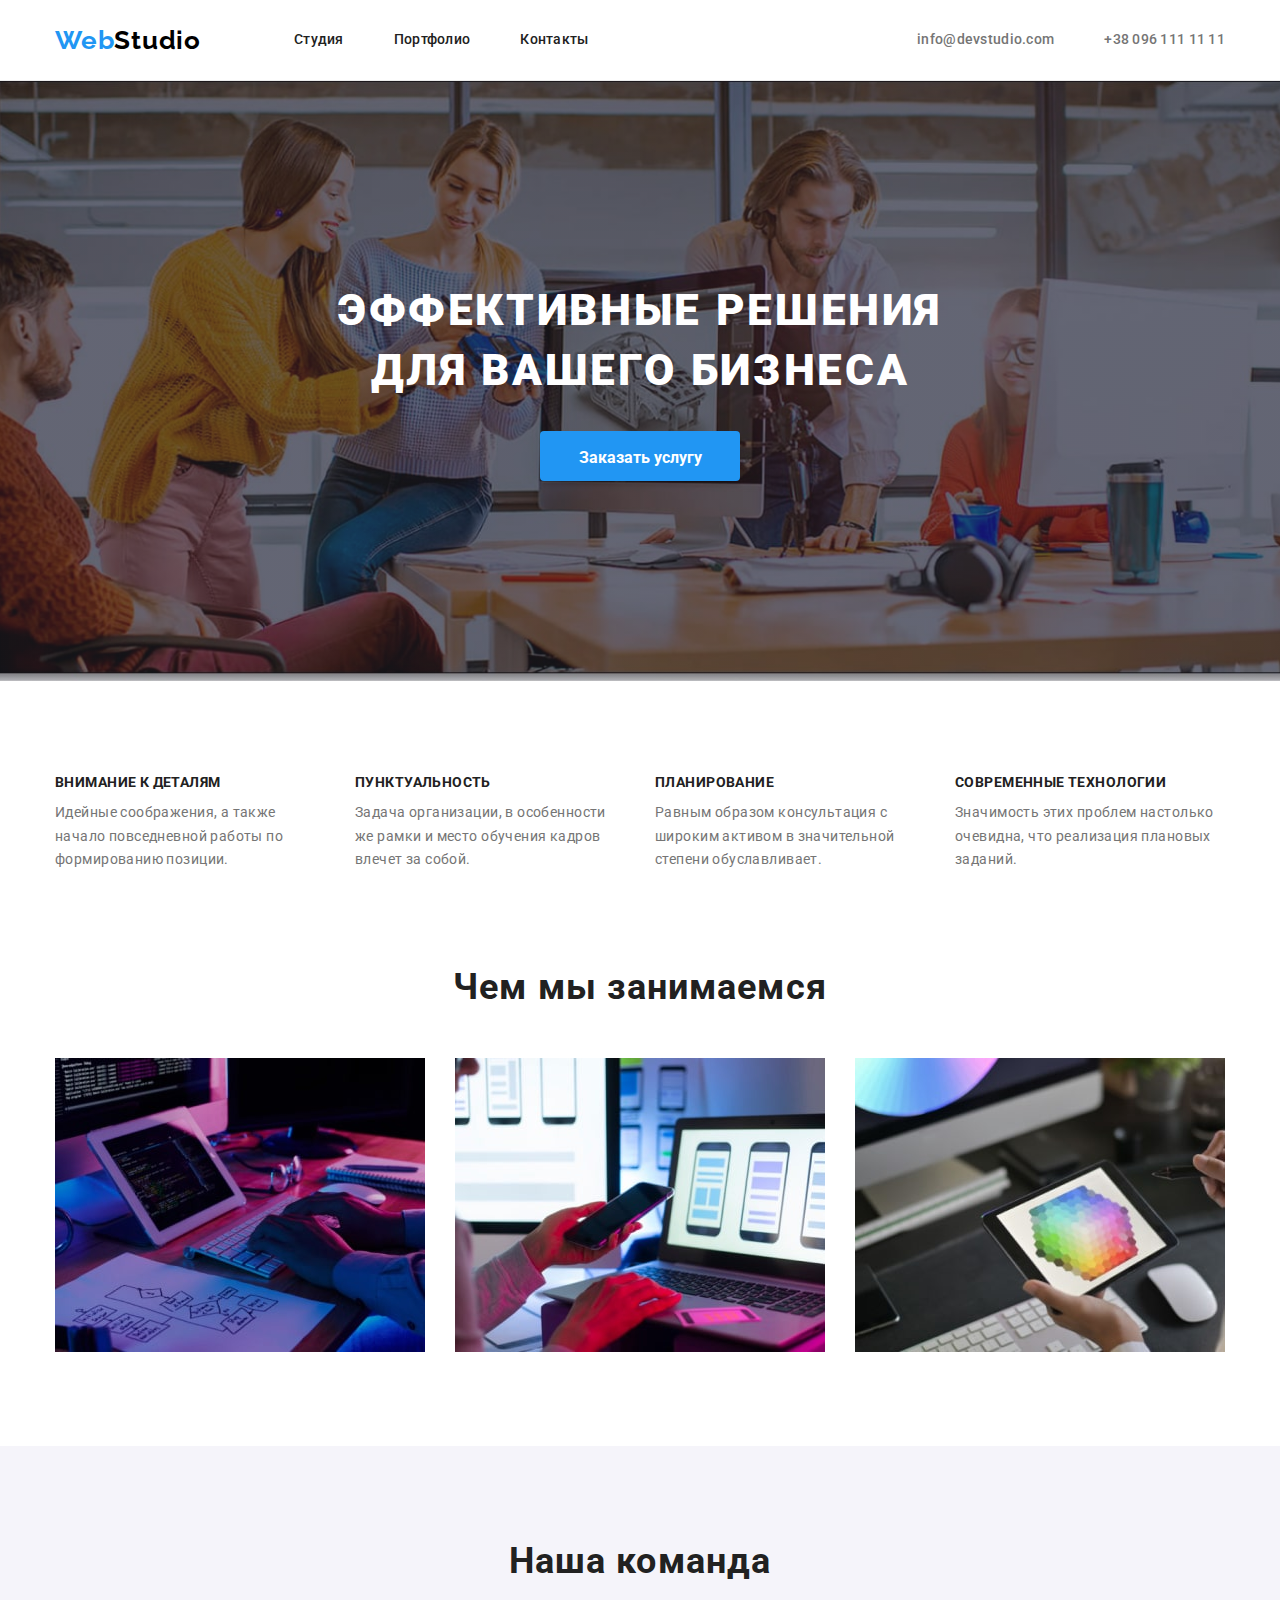
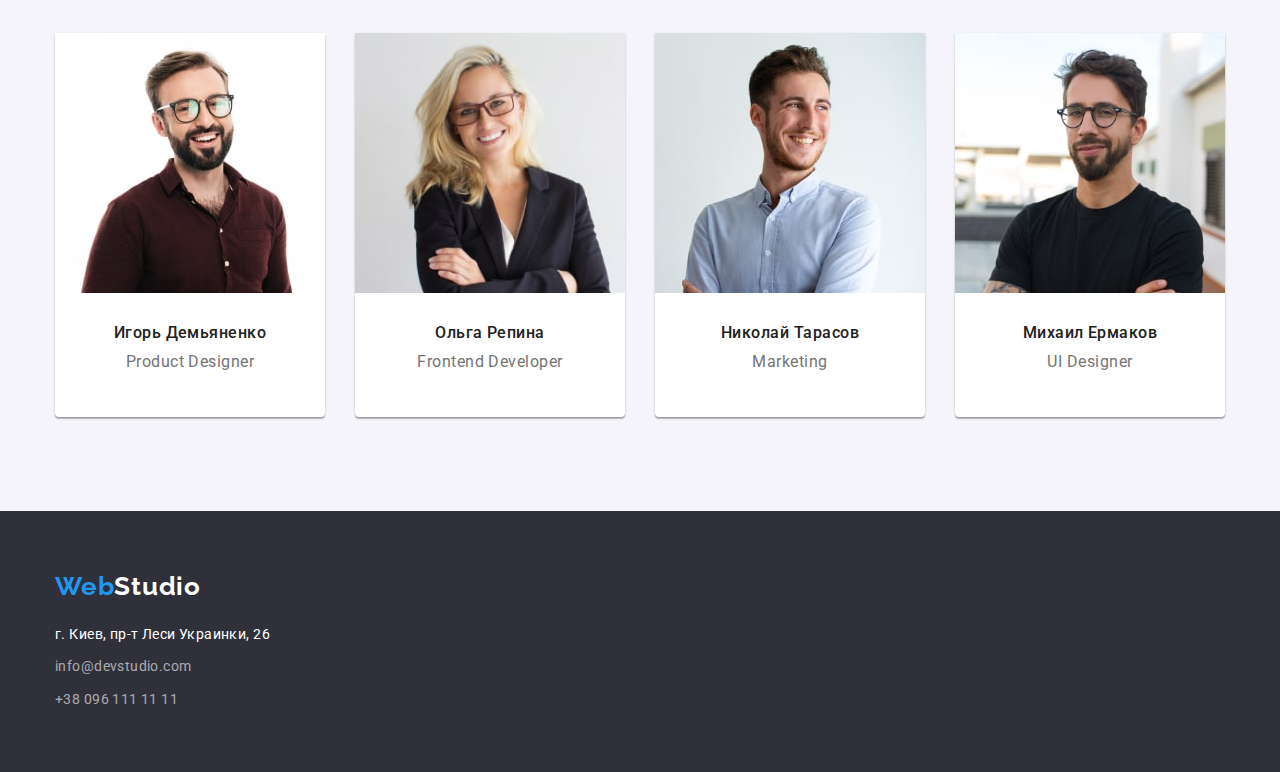
<file: index.html>
<!DOCTYPE html>
<html lang="ru">
<head>
    <meta charset="UTF-8">
    <meta http-equiv="X-UA-Compatible" content="IE=edge">
    <meta name="viewport" content="width=device-width, initial-scale=1.0">
    <title>Document</title>
    <link href="https://fonts.googleapis.com/css2?family=Raleway:wght@700&family=Roboto:wght@400;500;700;900&display=swap"
        rel="stylesheet">
        <link rel="stylesheet" href="https://cdnjs.cloudflare.com/ajax/libs/modern-normalize/1.1.0/modern-normalize.min.css"> 
    <link rel="stylesheet" href="./css/styles.css">
</head>
<body>

    <!--Шапка-->

    <header class="header">
<div class="container header-container" >
<nav class="header-navigation">
    <a class="link header-logo" lang="en" href=""> <span class="first-header-logo">Web</span>Studio</a>

<ul class="list header-menu">
    <li class="header-item"><a class="link header-link" href="">Студия</a></li>
    <li class="header-item"><a class="link header-link" href="portfolio.html" >Портфолио</a> </li>
    <li class="header-item"><a class="link header-link" href="">Контакты</a></li>
</ul>

</nav>

<ul class="list header-contact-list">
    <li class="header-contact-list-item"><a class="link header-contacts-link" href="mailto:info@devstudio.com">info@devstudio.com</a></li>
    <li class="header-contact-list-item"><a class="link header-contacts-link " href="tel:+38-096-111-11-11">+38 096 111 11 11</a></li>
</ul>
</div>

    </header>

    <!--Главный контент-->

    <main>
<section class="main-section">
    <div class="container">
    <h1 class="main-section-title">Эффективные решения для вашего бизнеса</h1>
    <button class="main-btn" type="button">Заказать услугу</button>
</div>
</section>

<!-- Наши особенности -->

<section class="features">
<div class="container">
    <h2 class="visually-hidden">особенности</h2>

    <ul class="list features-list">
        <li class="features-list-item">
            <h3 class="features-title">Внимание к деталям</h3>
            <p class="features-text"> Идейные соображения, а также начало повседневной работы по формированию позиции.</p>
        </li>

        <li class="features-list-item">
            <h3 class="features-title">Пунктуальность</h3>
            <p class="features-text">Задача организации, в особенности же рамки и место обучения кадров влечет за собой.</p>
        </li>

        <li class="features-list-item">
           <h3 class="features-title">Планирование</h3>
           <p class="features-text">Равным образом консультация с широким активом в значительной степени обуславливает.</p>
        </li>

        <li class="features-list-item">
            <h3 class="features-title">Современные технологии</h3>
            <p class="features-text">Значимость этих проблем настолько очевидна, что реализация плановых заданий.</p>
        </li>
    </ul>
</div>
</section>

<!--Чем мы занимаемся-->

<section class="activity">
    <div class="container">

    <h2 class="activity-title">Чем мы занимаемся</h2>

    <ul class="list activity-list">

        <li class="activity-list-item"><img src="./images/box1-min.jpg" alt="Код" width="370" height="294"></li>
    

        <li class="activity-list-item"><img src="./images/box2-min.jpg" alt="Анимация" width="370" height="294"></li>
        

        <li class="activity-list-item"><img src="./images/box3-min.jpg" alt="Дизайн" width="370" height="294"></li>
            
    </ul>
</div>
</section>

<!--Наша команда-->

<section class="team">
    <div class="container">
    <h2 class="team-title">Наша команда</h2>

    <ul class="list team-list">
         <li class="team-list-item
"><img src="./images/img1-min.jpg" alt="Игорь Демьяненко" width="270" height="260">
<div class="team-list-btn">      
<h3 class="second-team-title">Игорь Демьяненко</h3>
        <p class="team-text">Product Designer</p> </div>
    </li>
         
        <li class="team-list-item"><img src="./images/img2-min.jpg" alt="Ольга Репина" width="270" height="260">
        <div class="team-list-btn">
            <h3  class="second-team-title">Ольга Репина</h3>
        <p class="team-text">Frontend Developer</p> </div>
    </li>

         <li class="team-list-item
"><img src="./images/img3-min.jpg" alt="Николай Тарасов" width="270" height="260">
    <div class="team-list-btn">
<h3  class="second-team-title">Николай Тарасов</h3>
        <p class="team-text">Marketing</p> </div>
    </li>

         <li class="team-list-item
"><img src="./images/img4-min.jpg" alt="Михаил Ермаков" width="270" height="260">
<div class="team-list-btn">        
<h3  class="second-team-title">Михаил Ермаков</h3>
        <p class="team-text">UI Designer</p> </div>
    </li>
    </ul>
    </div>
</section>

    </main>

    <!--Подвал-->

    <footer class="footer">
    <div class="container">
        <a class="link footer-logo" href=""><span class="first-footer-logo">Web</span>Studio</a>
    
        <address class="footer-address">г. Киев, пр-т Леси Украинки, 26</address>
    
        <ul class="list">
            <li class="contacts-link-item"><a class="link footer-contacts-link" href="mailto:info@devstudio.com">info@devstudio.com</a></li>
            <li class="contacts-link-item"><a class="link footer-contacts-link" href="tel:+38-096-111-11-11">+38 096 111 11 11</a></li>
        </ul>
    </div>
    </footer>
</body>
</html>
</file>
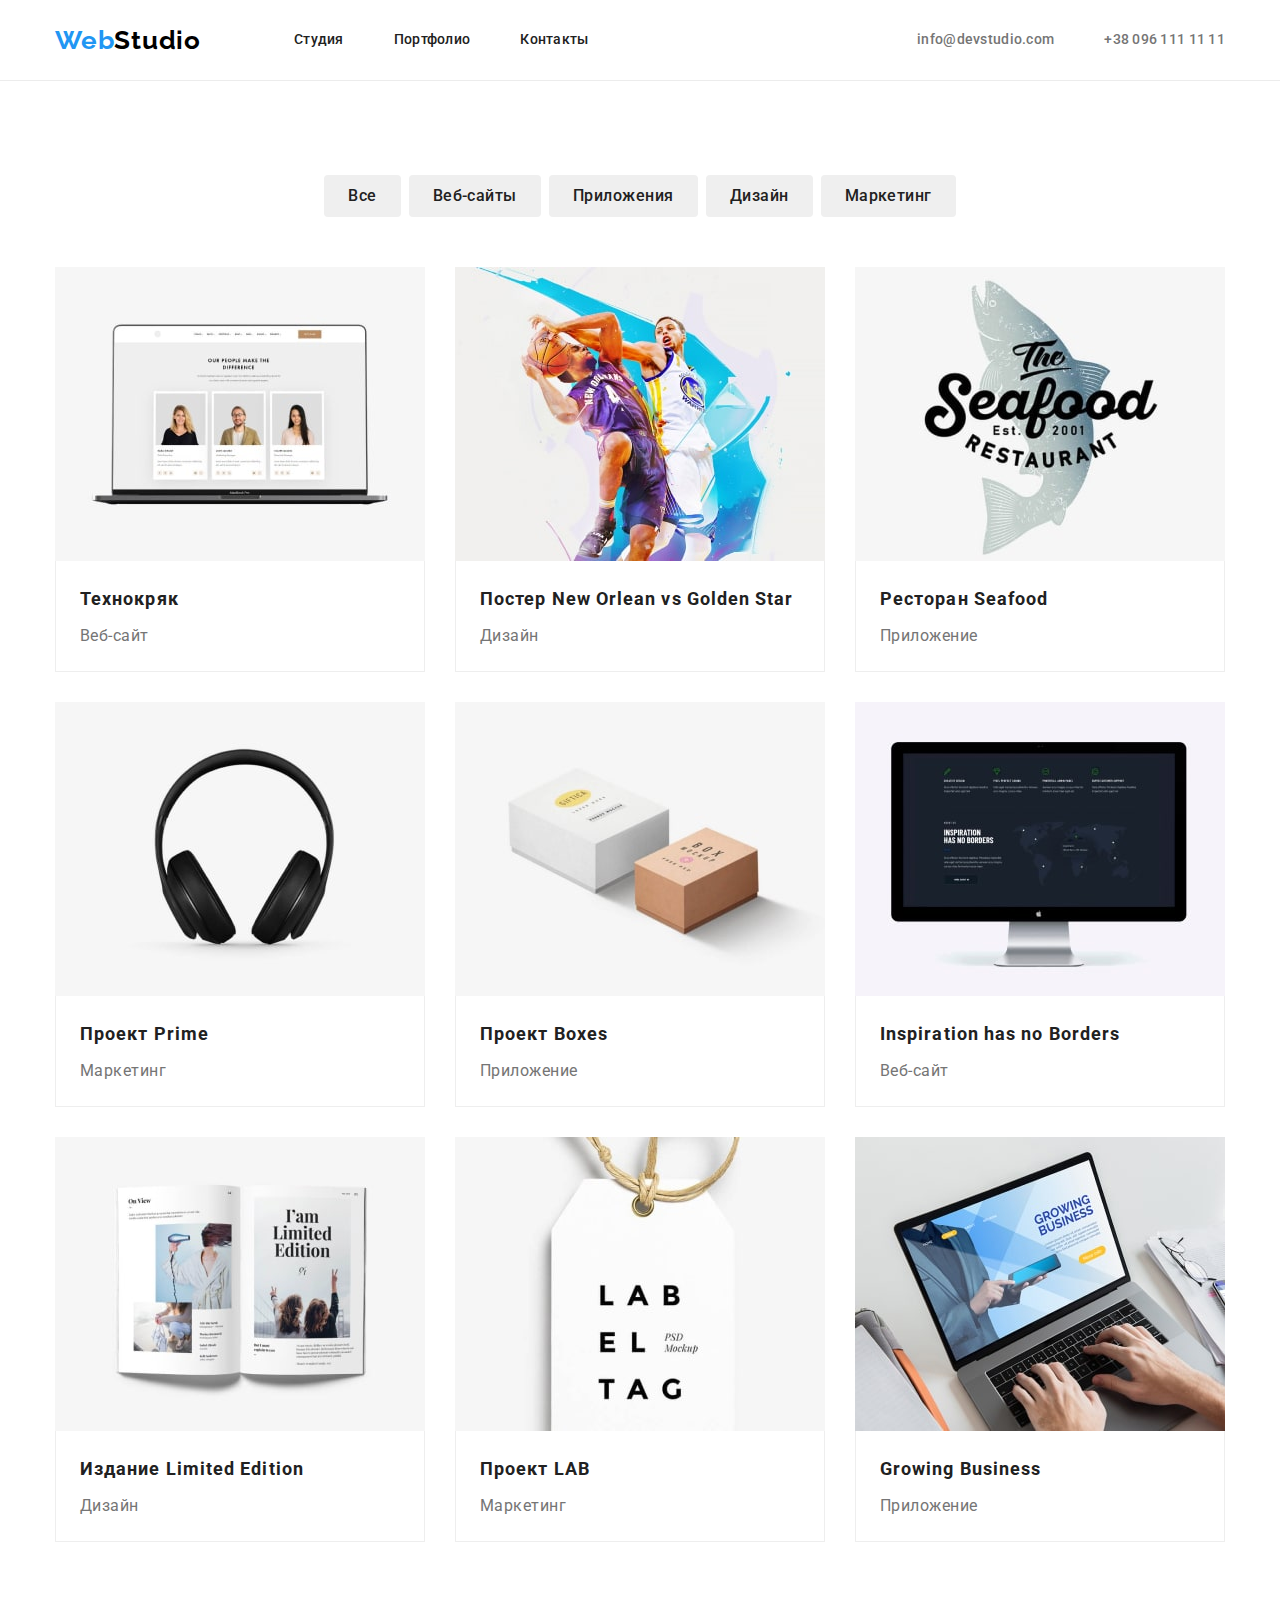
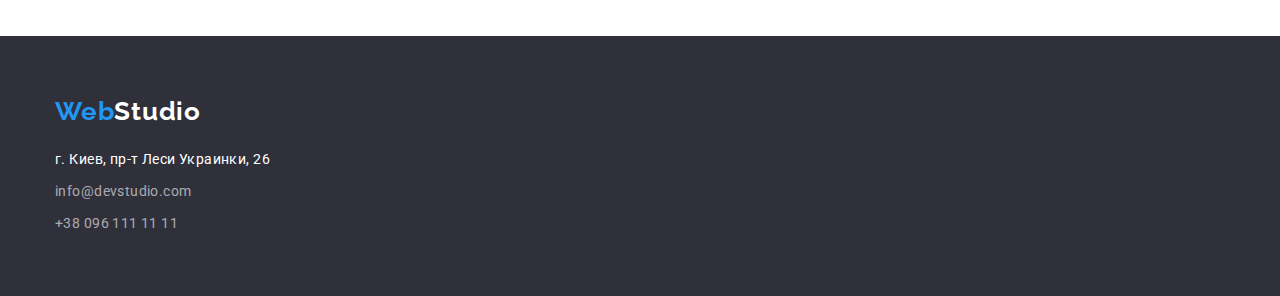
<file: portfolio.html>
<!DOCTYPE html>
<html lang="ru">
<head>
    <meta charset="UTF-8">
    <meta http-equiv="X-UA-Compatible" content="IE=edge">
    <meta name="viewport" content="width=device-width, initial-scale=1.0">
    <title>Document</title>
    <link href="https://fonts.googleapis.com/css2?family=Raleway:wght@700&family=Roboto:wght@400;500;700;900&display=swap"
        rel="stylesheet">
        <link rel="stylesheet" href="https://cdnjs.cloudflare.com/ajax/libs/modern-normalize/1.1.0/modern-normalize.min.css">
    <link rel="stylesheet" href="./css/styles.css">
</head>
<body>

    <!--Шапка-->

    <header class="header">
<div class="container header-container">
        <nav class="header-navigation">
            <a class="link header-logo" lang="en" href=""><span class="first-header-logo">Web</span>Studio</a>
        
            <ul class="list header-menu">
                <li class="header-item"><a class="link header-link" href="index.html" >Студия</a></li>
                <li class="header-item"><a class="link header-link" href="">Портфолио</a></li>
                <li class="header-item"><a class="link header-link" href="">Контакты</a></li>
            </ul>
        
        </nav>
        
        <ul class="list header-contact-list">
            <li class="header-contact-list-item"><a class="link header-contacts-link" href="mailto:info@devstudio.com">info@devstudio.com</a></li>
            <li class="header-contact-list-item"><a class="link header-contacts-link" href="tel:+38-096-111-11-11">+38 096 111 11 11</a></li>
        </ul>
</div>
    </header>
    
    <!--Hero-->

    <main>
        
        <section class="hero">
            <div class="container">
            <h1 class="visually-hidden"> Проекты</h1>

           <ul class="list hero-list">
               <li class="hero-link">
                   <button class="hero-btn" type="button">Все</button>
               </li>
               <li class="hero-link">
                <button class="hero-btn" type="button">Веб-сайты</button>
               </li>
               <li class="hero-link">
                <button class="hero-btn" type="button">Приложения</button>
               </li>
               <li class="hero-link">
                <button class="hero-btn" type="button">Дизайн</button>
               </li>
               <li class="hero-link">
                <button class="hero-btn" type="button">Маркетинг</button>
               </li>
           </ul>

            <ul class="list list-img">
                <li class="list-img-item"><img src="./images/img-pf1.jpg" alt="фото сотрудников на экране" width="370" height="294">
                    <div class="list-img-btn">
                    <h2 class="hero-title">Технокряк</h2>
                <p class="hero-text">Веб-сайт</p> </div>
             </li> 
                
                <li class="list-img-item"><img src="./images/img-pf2.jpg" alt="баскетболисты" width="370" height="294">
                <div class="list-img-btn">
                    <h2 class="hero-title">Постер New Orlean vs Golden Star</h2>
                <p class="hero-text">Дизайн</p> </div>
              </li>
                
                <li class="list-img-item"><img src="./images/img-pf3.jpg" alt="логотип ресторана" width="370" height="294">    
                    <div class="list-img-btn">
                    <h2 class="hero-title">Ресторан Seafood</h2>
                <p class="hero-text">Приложение</p> </div>
              </li> 
                
                <li class="list-img-item"><img src="./images/img-pf4.jpg" alt="наушники" width="370" height="294">
                <div class="list-img-btn">
                    <h2 class="hero-title">Проект Prime</h2>
                <p class="hero-text">Маркетинг</p> </div>
         </li> 
                
                <li class="list-img-item"><img src="./images/img-pf5.jpg" alt="коробки" width="370" height="294">
                <div class="list-img-btn">
                    <h2 class="hero-title">Проект Boxes</h2>
                <p class="hero-text">Приложение</p> </div>
            </li> 
                
                <li class="list-img-item"><img src="./images/img-pf6.jpg" alt="экран" width="370" height="294">
                <div class="list-img-btn">
                    <h2 class="hero-title">Inspiration has no Borders</h2>
                <p class="hero-text">Веб-сайт</p> </div>
             </li> 
                
                <li class="list-img-item"><img src="./images/img-pf7.jpg" alt="книга" width="370" height="294">
                <div class="list-img-btn">
                    <h2 class="hero-title">Издание Limited Edition</h2>
                <p class="hero-text">Дизайн</p> </div>
            </li> 
                
                <li class="list-img-item"><img src="./images/img-pf8.jpg" alt="этикетка" width="370" height="294">
                <div class="list-img-btn">
                    <h2 class="hero-title">Проект LAB</h2>
                <p class="hero-text">Маркетинг</p> </div>
            </li> 
                
                <li class="list-img-item"><img src="./images/img-pf9.jpg" alt="ноутбук" width="370" height="294">
                <div class="list-img-btn">
                    <h2 class="hero-title">Growing Business</h2>
                <p class="hero-text">Приложение</p> </div>
            </li> 
            </ul>
            </div>
        </section>
    </main>

    <!--Подвал-->

    <footer class="footer">
<div class="container">
        <a class="link footer-logo" href=""><span class="first-footer-logo">Web</span>Studio</a>
        
        <address class="footer-address">г. Киев, пр-т Леси Украинки, 26</address>
        
        <ul class="list">
            <li class="contacts-link-item"><a class="link footer-contacts-link" href="mailto:info@devstudio.com">info@devstudio.com</a></li>
            <li class="contacts-link-item"><a class="link footer-contacts-link" href="tel:+38-096-111-11-11">+38 096 111 11 11</a></li>
        </ul>
</div>
    </footer>
    
</body>
</html>
</file>
<file: css/styles.css>
:root {
  --main-title-color: #212121;
  --second-title-color: #ffffff;
  --main-text-color: #757575;
  --header-nav-text-color: #212121;
  --header-address-color: #757575;
  --first-logo-text-color: #2196f3;
  --second-logo-text-color: #000000;
  --third-logo-text-color: #ffffff;
  --footer-text-color: #ffffff;
  --first-button-color: #ffffff;
  --second-button-color: #212121;
  --accent-color: #2196f3;
  --second-accent-color: #188ce8;
}

p,
h1,
h2,
h3,
h4,
h5,
h6 {
  margin: 0;
}

ul {
  margin: 0;
  padding: 0;
}

.container {
  width: 1200px;
  padding-left: 15px;
  padding-right: 15px;
  margin: 0 auto;
}

/* button{
  cursor: pointer;
} */

body {
  font-family: "Roboto", sans-serif;
  color: #212121;
  background-color: #ffffff;
}

.list {
  list-style: none;
}

.link {
  text-decoration: none;
}

.visually-hidden {
  position: absolute;
  white-space: nowrap;
  width: 1px;
  height: 1px;
  overflow: hidden;
  border: 0;
  padding: 0;
  clip: rect(0 0 0 0);
  clip-path: inset(50%);
  margin: -1px;
}

img {
  display: block;
  min-width: 100%;
  height: auto;
}

/* -----------------HEADER--------------- */

.header {
  border-bottom-width: 1px;
  border-bottom-style: solid;
  border-bottom-color: #ececec;
}

.header-logo {
  font-family: Raleway;
  font-weight: 700;
  font-size: 26px;
  line-height: 1.19;
  letter-spacing: 0.03em;
  color: var(--second-logo-text-color);

  margin-right: 93px;

  outline: none;
}

.header-logo:hover,
.header-logo:focus {
  color: var(--accent-color);
}

.first-header-logo {
  font-family: Raleway;
  font-weight: 700;
  font-size: 26px;
  line-height: 1.19;
  letter-spacing: 0.03em;
  color: var(--first-logo-text-color);
}

.header-link {
  font-weight: 500;
  font-size: 14px;
  line-height: 1.14;
  letter-spacing: 0.02em;
  color: var(--header-nav-text-color);
  padding-top: 32px;
  padding-bottom: 32px;
  display: block;

  outline: none;
}

.header-item:not(:last-child) {
  margin-right: 50px;
}

.header-link:hover,
.header-link:focus {
  color: var(--accent-color);
}

.header-contacts-link {
  font-weight: 500;
  font-size: 14px;
  line-height: 1.14;
  letter-spacing: 0.02em;
  color: var(--header-address-color);

  display: flex;
  align-items: center;

  outline: none;
}

.header-contact-list-item:not(:last-child) {
  margin-right: 50px;
}

.header-contacts-link {
  color: #757575;
}

.contact-icon {
  margin-right: 10px;
  fill: currentColor;
}

.header-contacts-link:hover,
.header-contacts-link:focus {
  color: var(--accent-color);
}

.header-contact-list-item {
  display: flex;
  align-items: center;
}

.header-menu {
  display: flex;
}

.header-navigation {
  display: flex;
  align-items: center;
}

.header-contact-list {
  display: flex;
  margin-left: auto;
}

.header-container {
  display: flex;
  align-items: center;
}
/* -----------------HERO PORTFOLIO--------------- */
.hero {
  padding-top: 94px;
  padding-bottom: 94px;
}

.hero-btn {
  font-family: inherit;
  font-weight: 500;
  font-size: 16px;
  line-height: 1.62;
  text-align: center;
  letter-spacing: 0.03em;
  color: var(--second-button-color);
  cursor: pointer;

  border-radius: 4px;
  border-color: transparent;

  padding: 6px 22px;

  outline: none;
}
.hero-btn:hover,
.hero-btn:focus {
  background-color: var(--accent-color);
  color: var(--first-button-color);
  box-shadow: 0px 3px 1px rgba(0, 0, 0, 0.1), 0px 1px 2px rgba(0, 0, 0, 0.08),
    0px 2px 2px rgba(0, 0, 0, 0.12);
}

.hero-title {
  font-weight: 700;
  font-size: 18px;
  line-height: 2;
  letter-spacing: 0.06em;
  color: var(--main-title-color);
  margin-bottom: 4px;
}

.hero-text {
  font-weight: 400;
  font-size: 16px;
  line-height: 1.87;
  letter-spacing: 0.03em;
  color: var(--main-text-color);
}

.hero-list {
  display: flex;
  justify-content: center;
  margin-bottom: 50px;
}

.hero-link:not(:last-child) {
  margin-right: 8px;
}

.list-img {
  display: flex;
  flex-wrap: wrap;
  margin-left: -30px;
  margin-bottom: -30px;
}

.list-img-item {
  flex-basis: calc(100% / 9 - 30px);
  margin-left: 30px;
  margin-bottom: 30px;
}
.list-img-item:hover,
.list-img-item:focus {
  box-shadow: 0px 1px 1px rgba(0, 0, 0, 0.12), 0px 4px 4px rgba(0, 0, 0, 0.06),
    1px 4px 6px rgba(0, 0, 0, 0.16);
  cursor: pointer;
}

.list-img-btn {
  padding-top: 20px;
  padding-bottom: 20px;
  padding-left: 24px;

  border-bottom-width: 1px;
  border-bottom-style: solid;
  border-bottom-color: #eeeeee;
  border-left-width: 1px;
  border-left-style: solid;
  border-left-color: #eeeeee;
  border-right-width: 1px;
  border-right-style: solid;
  border-right-color: #eeeeee;
}

/* -----------HERO FIRST PAGE------------ */

.main-section {
  background-image: linear-gradient(
      rgba(47, 48, 58, 0.4),
      rgba(47, 48, 58, 0.4)
    ),
    url(../images/img17.jpg);
  background-repeat: no-repeat;
  background-position: center;
  background-size: cover;
  padding-top: 200px;
  padding-bottom: 200px;
  text-align: center;
}

.main-btn {
  font-weight: 700;
  font-size: 16px;
  line-height: 1.87;

  width: 200px;
  height: 50px;
  background-color: var(--accent-color);
  color: var(--first-button-color);

  padding: 10px 32px;

  box-shadow: 0px 4px 4px rgba(0, 0, 0, 0.15);
  border-radius: 4px;
  border-color: transparent;

  outline: none;
}

.main-btn:hover,
.main-btn:focus {
  background-color: var(--second-accent-color);
}

.main-section-title {
  font-weight: 900;
  font-size: 44px;
  line-height: 1.36;
  letter-spacing: 0.06em;
  text-transform: uppercase;
  text-align: center;
  color: var(--second-title-color);
  margin-bottom: 30px;
  width: 696px;
  margin-left: auto;
  margin-right: auto;
}
/* ---Наши особенности--- */

.features {
  padding-top: 94px;
  padding-bottom: 94px;
}

.features-list {
  display: flex;
}

.features-list-icons {
  display: flex;
}

.features-link {
  width: 100%;
  height: 100%;
  display: flex;
  justify-content: center;
  align-items: center;
}

.features-item {
  width: 270px;
  height: 120px;
  background-color: #f5f4fa;
  border-color: transparent;
  border-radius: 4px;
}

.features-item + .features-item {
  margin-left: 30px;
  margin-bottom: 30px;
}

.features-list-item:not(:last-child) {
  margin-right: 30px;
}

.features-list-item {
  width: 270px;
}

.features-title {
  font-weight: bold;
  font-size: 14px;
  line-height: 1.14;
  letter-spacing: 0.03em;
  text-transform: uppercase;
  color: var(--main-title-color);

  margin-bottom: 10px;
}

.features-text {
  font-weight: normal;
  font-size: 14px;
  line-height: 1.71;
  letter-spacing: 0.03em;
  color: var(--main-text-color);
}

/* ---Чем мы занимаемся ---*/

.activity {
  padding-bottom: 94px;
}

.activity-list {
  display: flex;
  flex-wrap: wrap;
  margin-left: -30px;
  margin-bottom: 0;
}

.activity-list-item {
  flex-basis: calc(100% / 3 - 30px);
  margin-left: 30px;
  margin-bottom: 0;
}

.activity-title {
  font-weight: 700;
  font-size: 36px;
  line-height: 1.17;
  text-align: center;
  letter-spacing: 0.03em;
  color: var(--main-title-color);

  margin-bottom: 50px;
}

/* ---Наша команда--- */

.team {
  background-color: #f5f4fa;
  padding-top: 94px;
  padding-bottom: 94px;
}

.team-list {
  display: flex;
  margin-left: -30px;
  margin-bottom: -30px;
}

.team-list-item {
  flex-basis: calc(100% / 4 - 30px);
  margin-left: 30px;
  margin-bottom: 30px;

  box-shadow: 0px 1px 3px rgba(0, 0, 0, 0.12), 0px 1px 1px rgba(0, 0, 0, 0.14),
    0px 2px 1px rgba(0, 0, 0, 0.2);
  border-radius: 0px 0px 4px 4px;
  background: #ffffff;
}

.team-list-btn {
  padding-top: 30px;
  padding-bottom: 30px;
}

.team-title {
  font-weight: 700;
  font-size: 36px;
  line-height: 1.17;
  text-align: center;
  letter-spacing: 0.03em;
  color: var(--main-title-color);

  margin-bottom: 50px;
}

.second-team-title {
  font-weight: 500;
  font-size: 16px;
  line-height: 1.19;
  text-align: center;
  letter-spacing: 0.03em;
  color: var(--main-title-color);

  margin-bottom: 10px;
}

.team-text {
  font-weight: normal;
  font-size: 16px;
  line-height: 1.19;
  text-align: center;
  letter-spacing: 0.03em;
  color: var(--main-text-color);
  margin-bottom: 16px;
}

.team-sotial-list {
  display: flex;
  justify-content: center;
}

.team-sotial-item {
  width: 44px;
  height: 44px;
}

.team-sotial-item + .team-sotial-item {
  margin-left: 10px;
}

.team-sotial-link {
  width: 100%;
  height: 100%;
  background-color: transparent;
  border-radius: 50%;
  display: flex;
  align-items: center;
  justify-content: center;

  outline: none;
}

.team-sotial-icon {
  fill: #afb1b8;
}

.team-sotial-link:hover,
.team-sotial-link:focus {
  background-color: var(--accent-color);
}

.team-sotial-link:hover .team-sotial-icon,
.team-sotial-link:focus .team-sotial-icon {
  fill: var(--first-button-color);
}

/* ----------------CLIENTS-------------- */

.clients {
  padding-top: 94px;
  padding-bottom: 94px;
}

.clients-title {
  font-weight: 700;
  font-size: 36px;
  line-height: 1.17;
  text-align: center;
  letter-spacing: 0.03em;

  margin-bottom: 50px;
}

.clients-list {
  display: flex;
  justify-content: center;
}

.clients-list-item {
  width: 170px;
  height: 92px;
  /* border: 1px solid #afb1b8;
  border-radius: 4px; */
}
.clients-list-item + .clients-list-item {
  margin-left: 30px;
}

.clients-link {
  width: 100%;
  height: 100%;
  display: flex;
  justify-content: center;
  align-items: center;
  border: 1px solid #afb1b8;
  border-radius: 4px;
  color: #afb1b8;

  outline: none;
}

.clients-icon {
  fill: currentColor;
}

.clients-link:hover,
.clients-link:focus {
  border-color: var(--accent-color);
}

.clients-link:hover .clients-icon,
.clients-link:focus .clients-icon {
  fill: var(--accent-color);
  /* border-color: var(--accent-color); */
}

/* -----------------FOOTER--------------- */
.footer {
  background-color: #2f303a;
  padding-top: 60px;
  padding-bottom: 60px;
}

.footer-logo {
  font-family: Raleway;
  font-weight: 700;
  font-size: 26px;
  line-height: 1.19;
  letter-spacing: 0.03em;
  color: var(--third-logo-text-color);

  display: block;
  margin-bottom: 20px;

  outline: none;
}

.footer-logo:hover,
.footer-logo:focus {
  color: var(--accent-color);
}

.first-footer-logo {
  font-family: Raleway;
  font-weight: 700;
  font-size: 26px;
  line-height: 1.19;
  letter-spacing: 0.03em;
  color: var(--first-logo-text-color);
}

.footer-address {
  font-style: normal;
  font-weight: normal;
  font-size: 14px;
  line-height: 1.717;
  letter-spacing: 0.03em;
  color: var(--footer-text-color);

  margin-bottom: 9px;
}

.footer-contacts-link {
  font-weight: normal;
  font-size: 14px;
  line-height: 1.71;
  letter-spacing: 0.03em;
  color: rgba(255, 255, 255, 0.6);

  outline: none;
}

.contacts-link-item:not(:last-child) {
  margin-bottom: 9px;
}

.footer-contacts-link:hover,
.footer-contacts-link:focus {
  color: var(--accent-color);
}

.footer-action {
  text-indent: 10px;
  font-style: normal;
  font-weight: bold;
  font-size: 14px;
  line-height: 1.14;
  letter-spacing: 0.03em;
  text-transform: uppercase;
  color: var(--footer-text-color);

  margin-bottom: 22px;
}

.footer-container {
  display: flex;

  align-items: start;
}

.footer-join-block {
  margin-left: 60px;
}

.footer-sotial-list {
  display: flex;
  justify-content: center;
}

.footer-sotial-item {
  width: 44px;
  height: 44px;
  display: flex;
  align-items: center;
  justify-content: space-between;
}

.footer-sotial-item + .footer-sotial-item {
  margin-left: 10px;
}

.footer-sotial-link {
  width: 100%;
  height: 100%;
  background-color: rgba(255, 255, 255, 0.1);
  border-radius: 50%;
  display: flex;
  align-items: center;
  justify-content: center;

  outline: none;
}

.footer-sotial-icon {
  fill: #ffffff;
}

.footer-sotial-link:hover,
.footer-sotial-link:focus {
  background-color: var(--accent-color);
}
</file>
